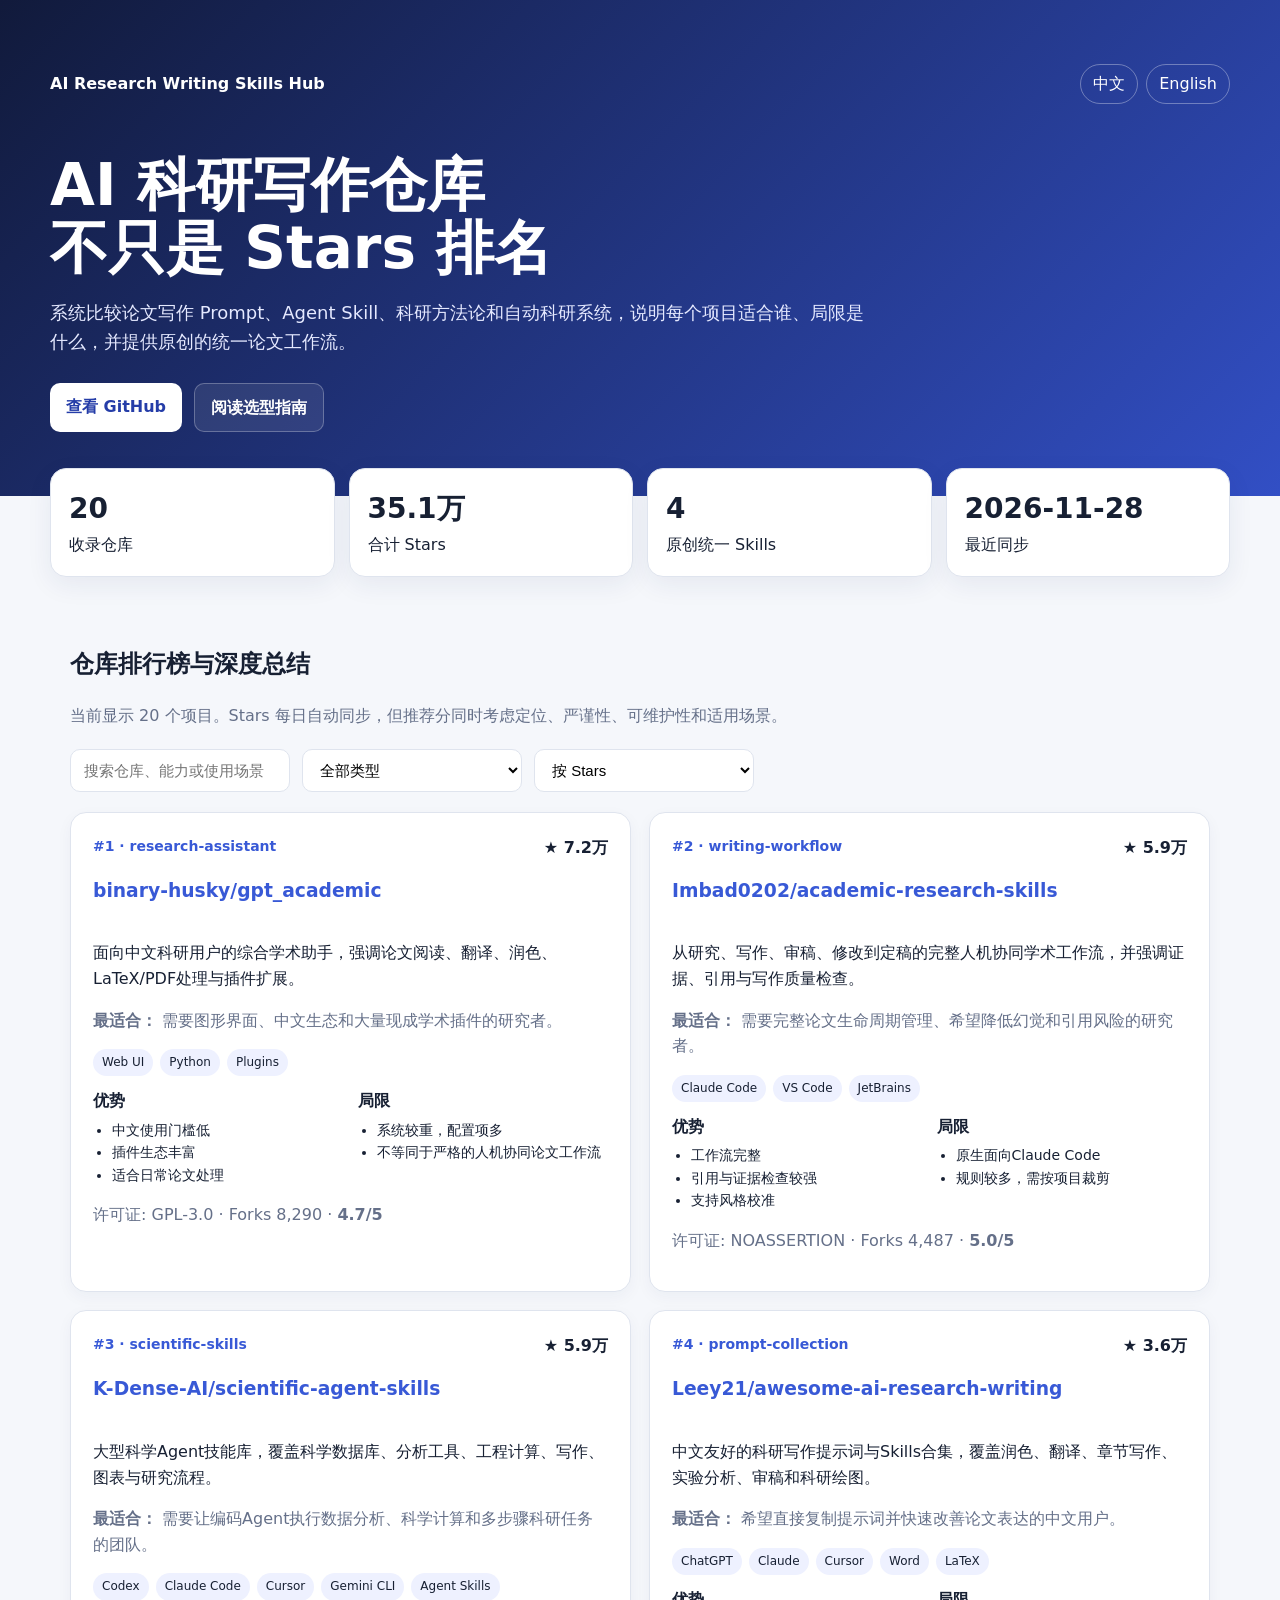
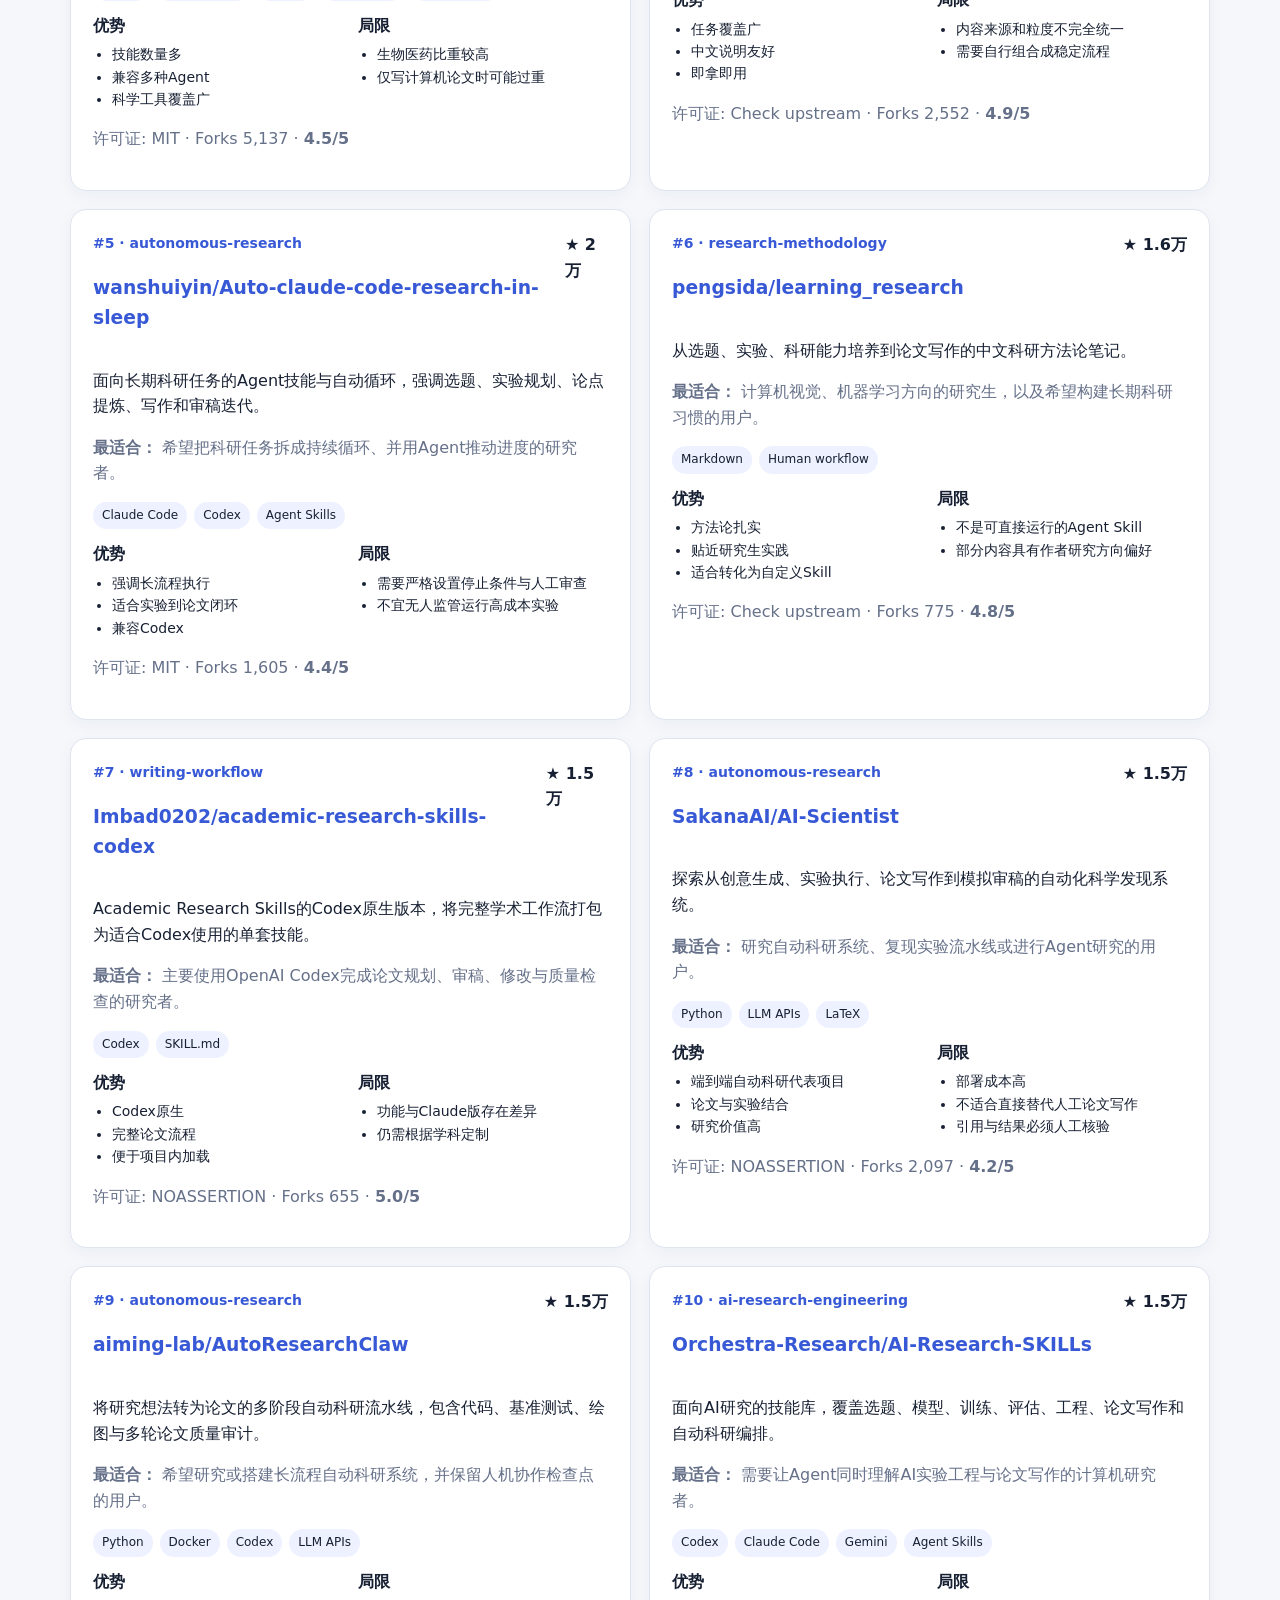
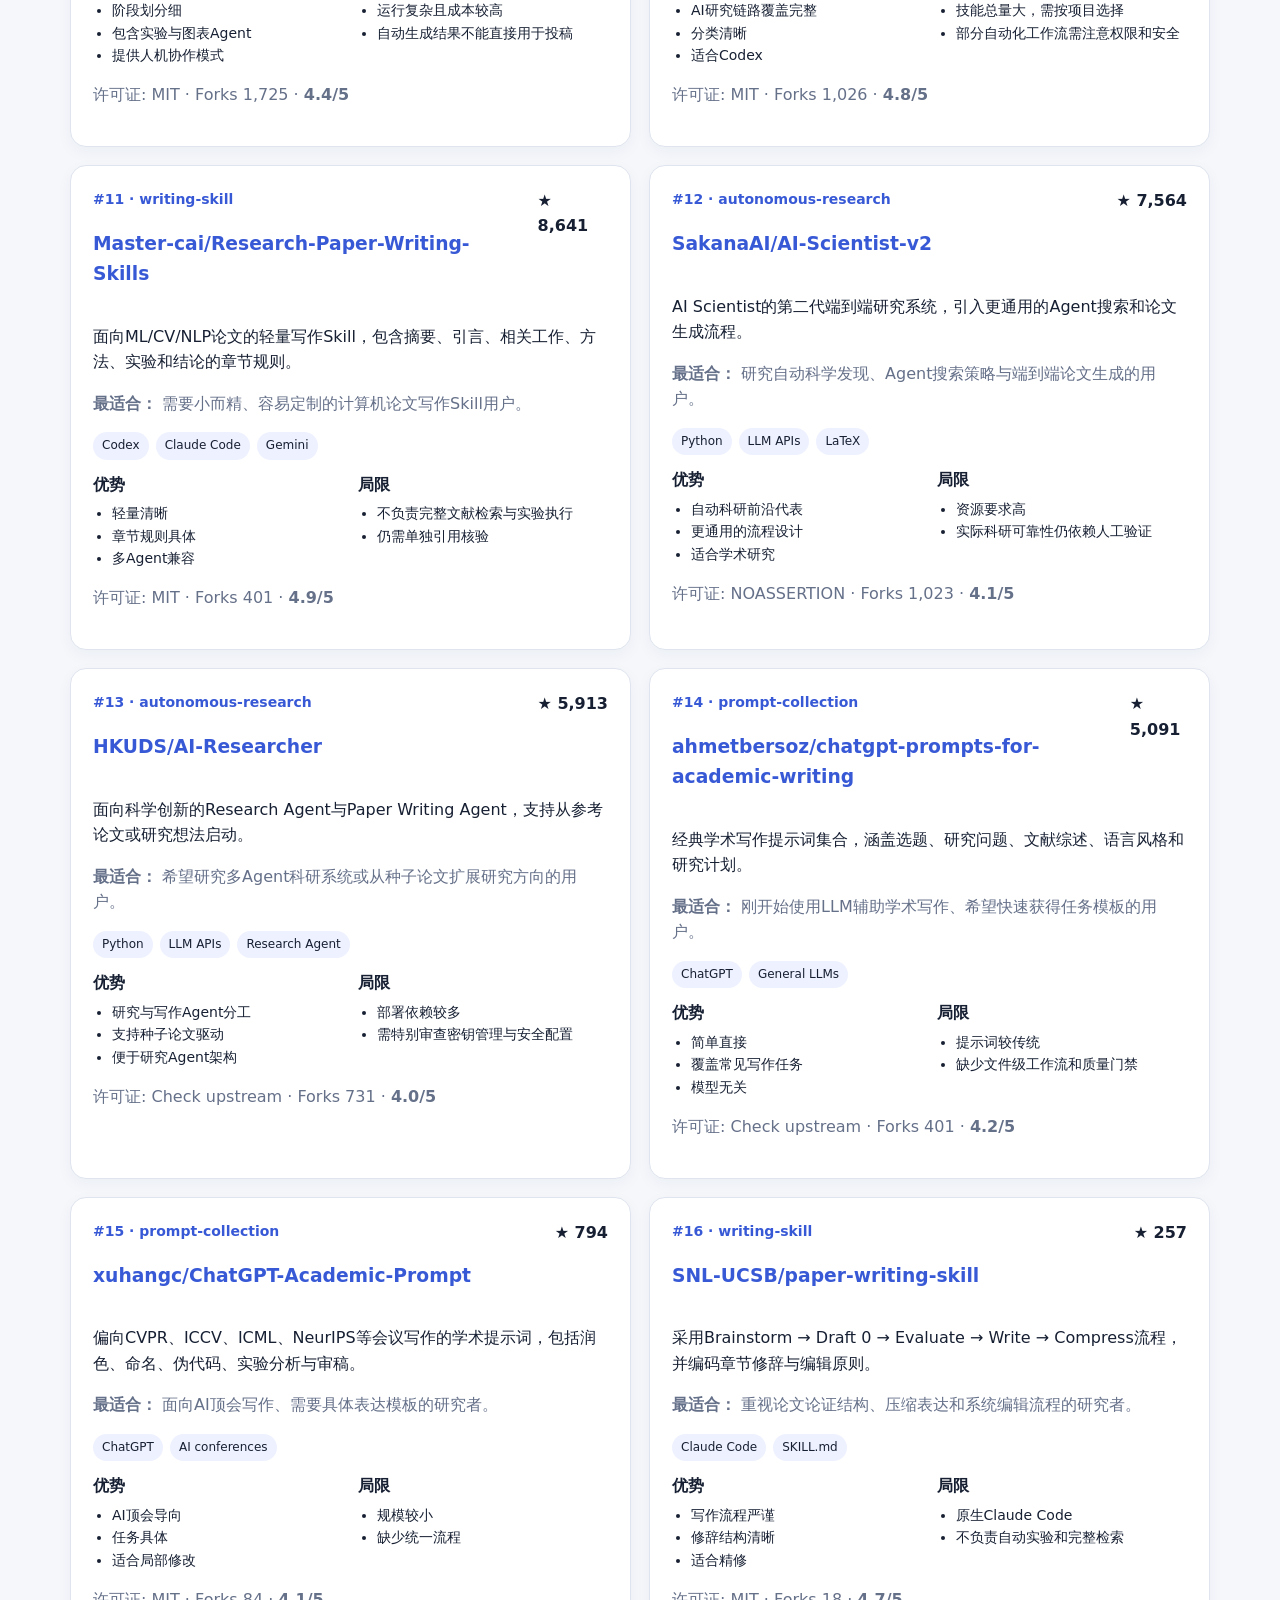
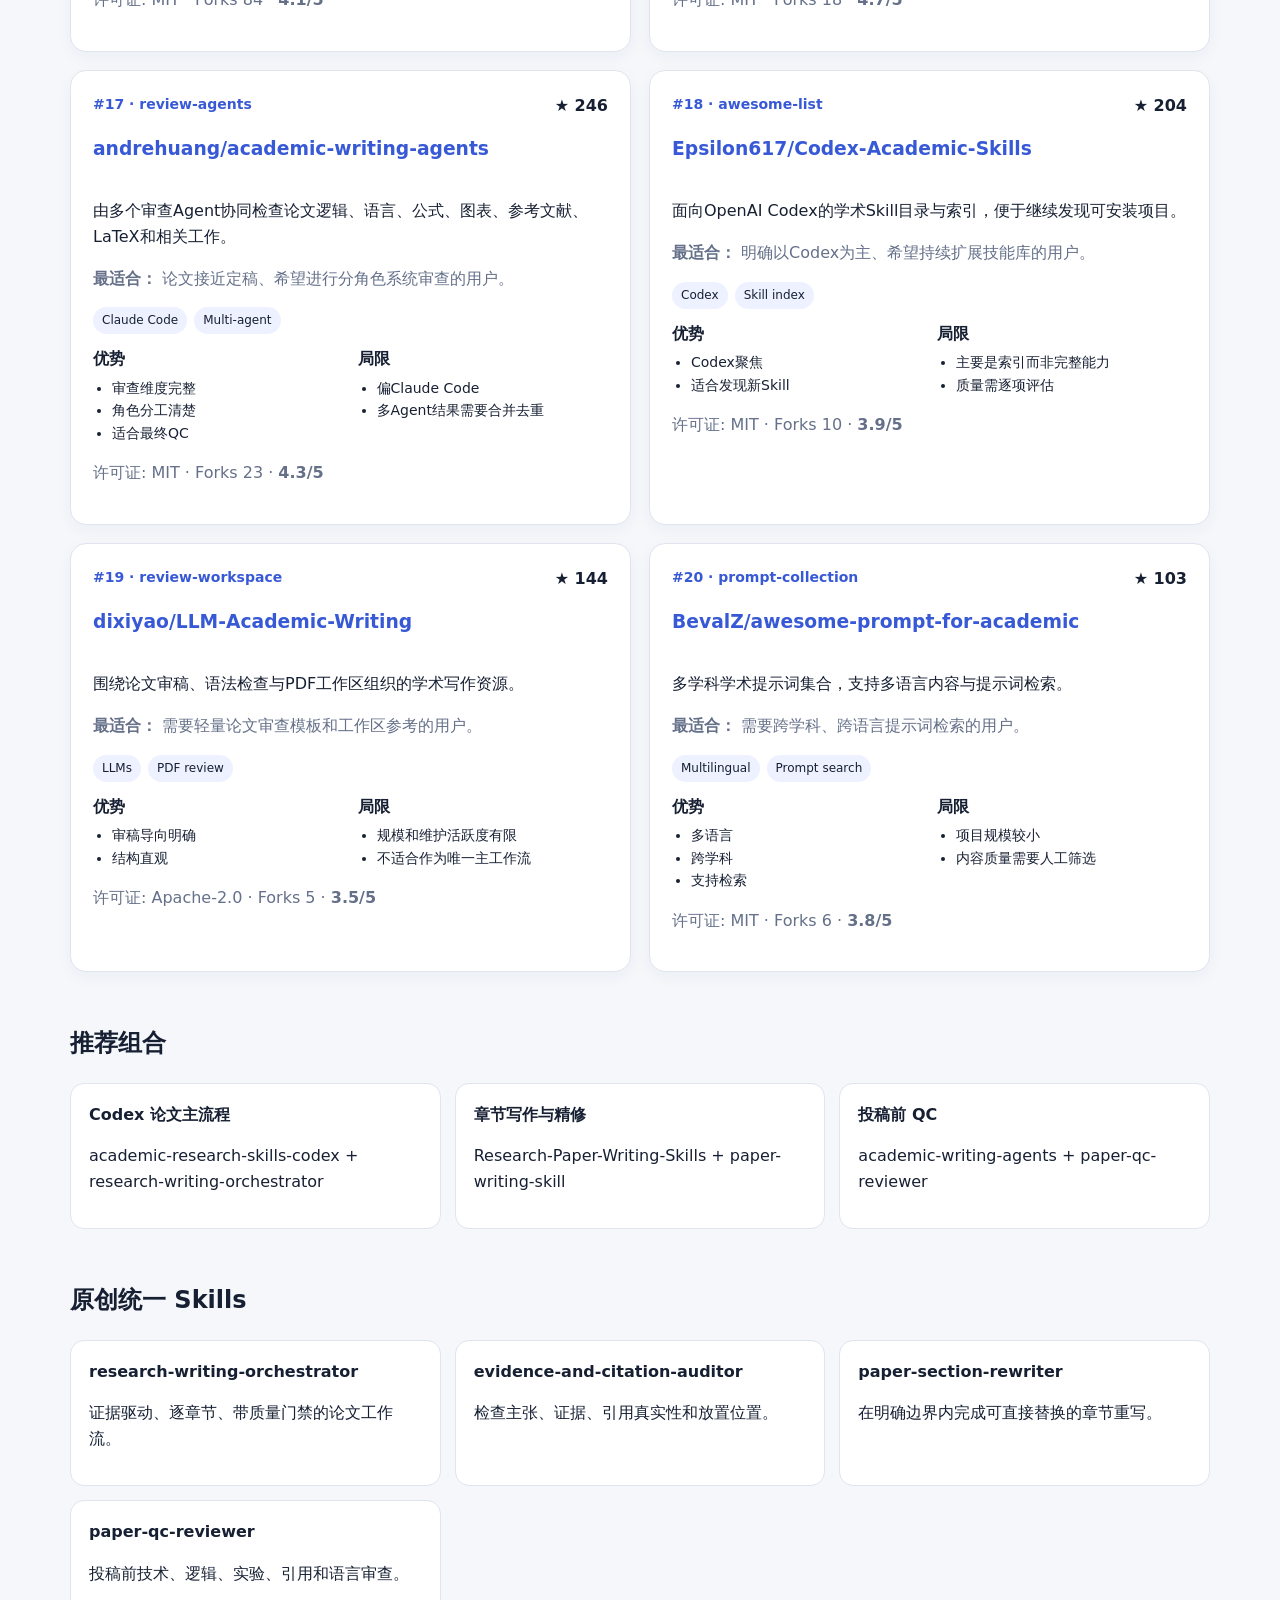
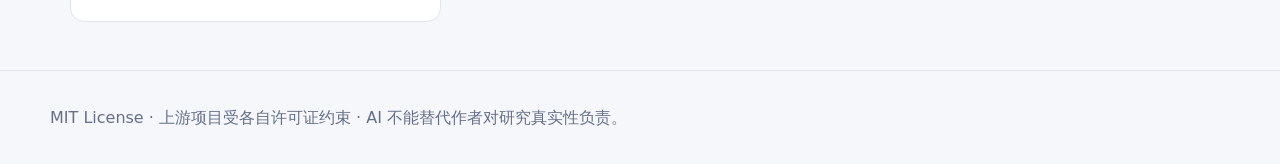
<file: index.html>
<!doctype html><html lang="zh-CN"><head><meta charset="utf-8"><meta name="viewport" content="width=device-width,initial-scale=1"><title>AI科研写作Skills导航</title><meta name="description" content="AI论文写作Prompt、Agent Skills与自动科研仓库的双语导航、对比和统一工作流。"><link rel="icon" href="data:,"><link rel="stylesheet" href="assets/style.css"></head><body><header class="hero"><div class="wrap"><div class="top"><strong>AI Research Writing Skills Hub</strong><nav class="lang"><a href="./">中文</a><a href="en/">English</a></nav></div><h1>AI 科研写作仓库<br>不只是 Stars 排名</h1><p>系统比较论文写作 Prompt、Agent Skill、科研方法论和自动科研系统，说明每个项目适合谁、局限是什么，并提供原创的统一论文工作流。</p><div class="actions"><a class="btn" href="https://github.com/Zejun-W/AI-Research-Writing-Skills-Hub">查看 GitHub</a><a class="btn secondary" href="docs/selection-guide.md">阅读选型指南</a></div></div></header><div class="wrap summary"><div class="stat"><b id="total">—</b>收录仓库</div><div class="stat"><b id="starsTotal">—</b>合计 Stars</div><div class="stat"><b id="skillsTotal">4</b>原创统一 Skills</div><div class="stat"><b id="updated">—</b>最近同步</div></div><main class="wrap main"><section><h2>仓库排行榜与深度总结</h2><p class="muted">当前显示 <span id="count">0</span> 个项目。Stars 每日自动同步，但推荐分同时考虑定位、严谨性、可维护性和适用场景。</p><div class="controls"><input id="search" placeholder="搜索仓库、能力或使用场景"><select id="category"></select><select id="sort"><option value="stars">按 Stars</option><option value="score">按推荐分</option><option value="updated">按更新时间</option></select></div><div id="cards" class="grid"></div></section><section class="section"><h2>推荐组合</h2><div class="workflow"><div class="step"><b>Codex 论文主流程</b><p>academic-research-skills-codex + research-writing-orchestrator</p></div><div class="step"><b>章节写作与精修</b><p>Research-Paper-Writing-Skills + paper-writing-skill</p></div><div class="step"><b>投稿前 QC</b><p>academic-writing-agents + paper-qc-reviewer</p></div></div></section><section class="section"><h2>原创统一 Skills</h2><div class="workflow"><div class="step"><b class="skill-name">research-writing-orchestrator</b><p>证据驱动、逐章节、带质量门禁的论文工作流。</p></div><div class="step"><b class="skill-name">evidence-and-citation-auditor</b><p>检查主张、证据、引用真实性和放置位置。</p></div><div class="step"><b class="skill-name">paper-section-rewriter</b><p>在明确边界内完成可直接替换的章节重写。</p></div><div class="step"><b class="skill-name">paper-qc-reviewer</b><p>投稿前技术、逻辑、实验、引用和语言审查。</p></div></div></section></main><footer class="footer"><div class="wrap">MIT License · 上游项目受各自许可证约束 · AI 不能替代作者对研究真实性负责。</div></footer><script src="assets/app.js"></script></body></html>
</file>
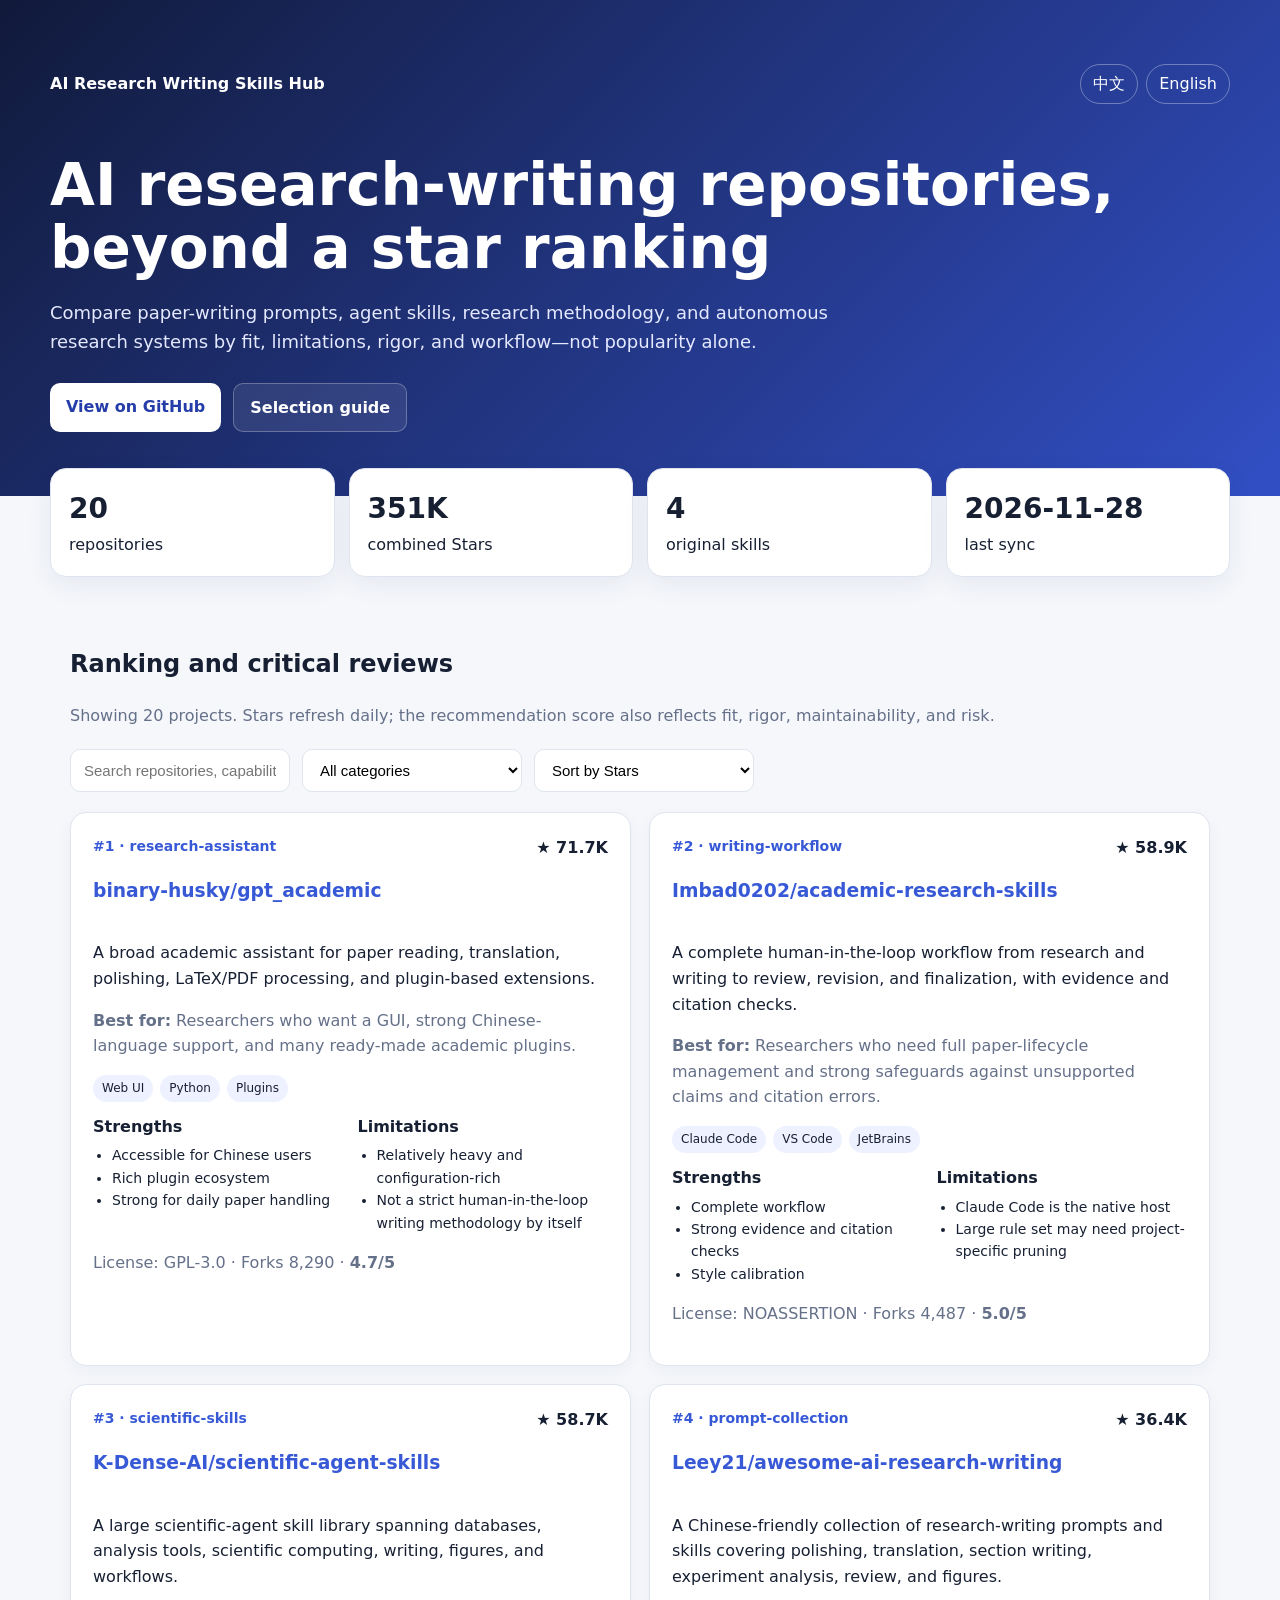
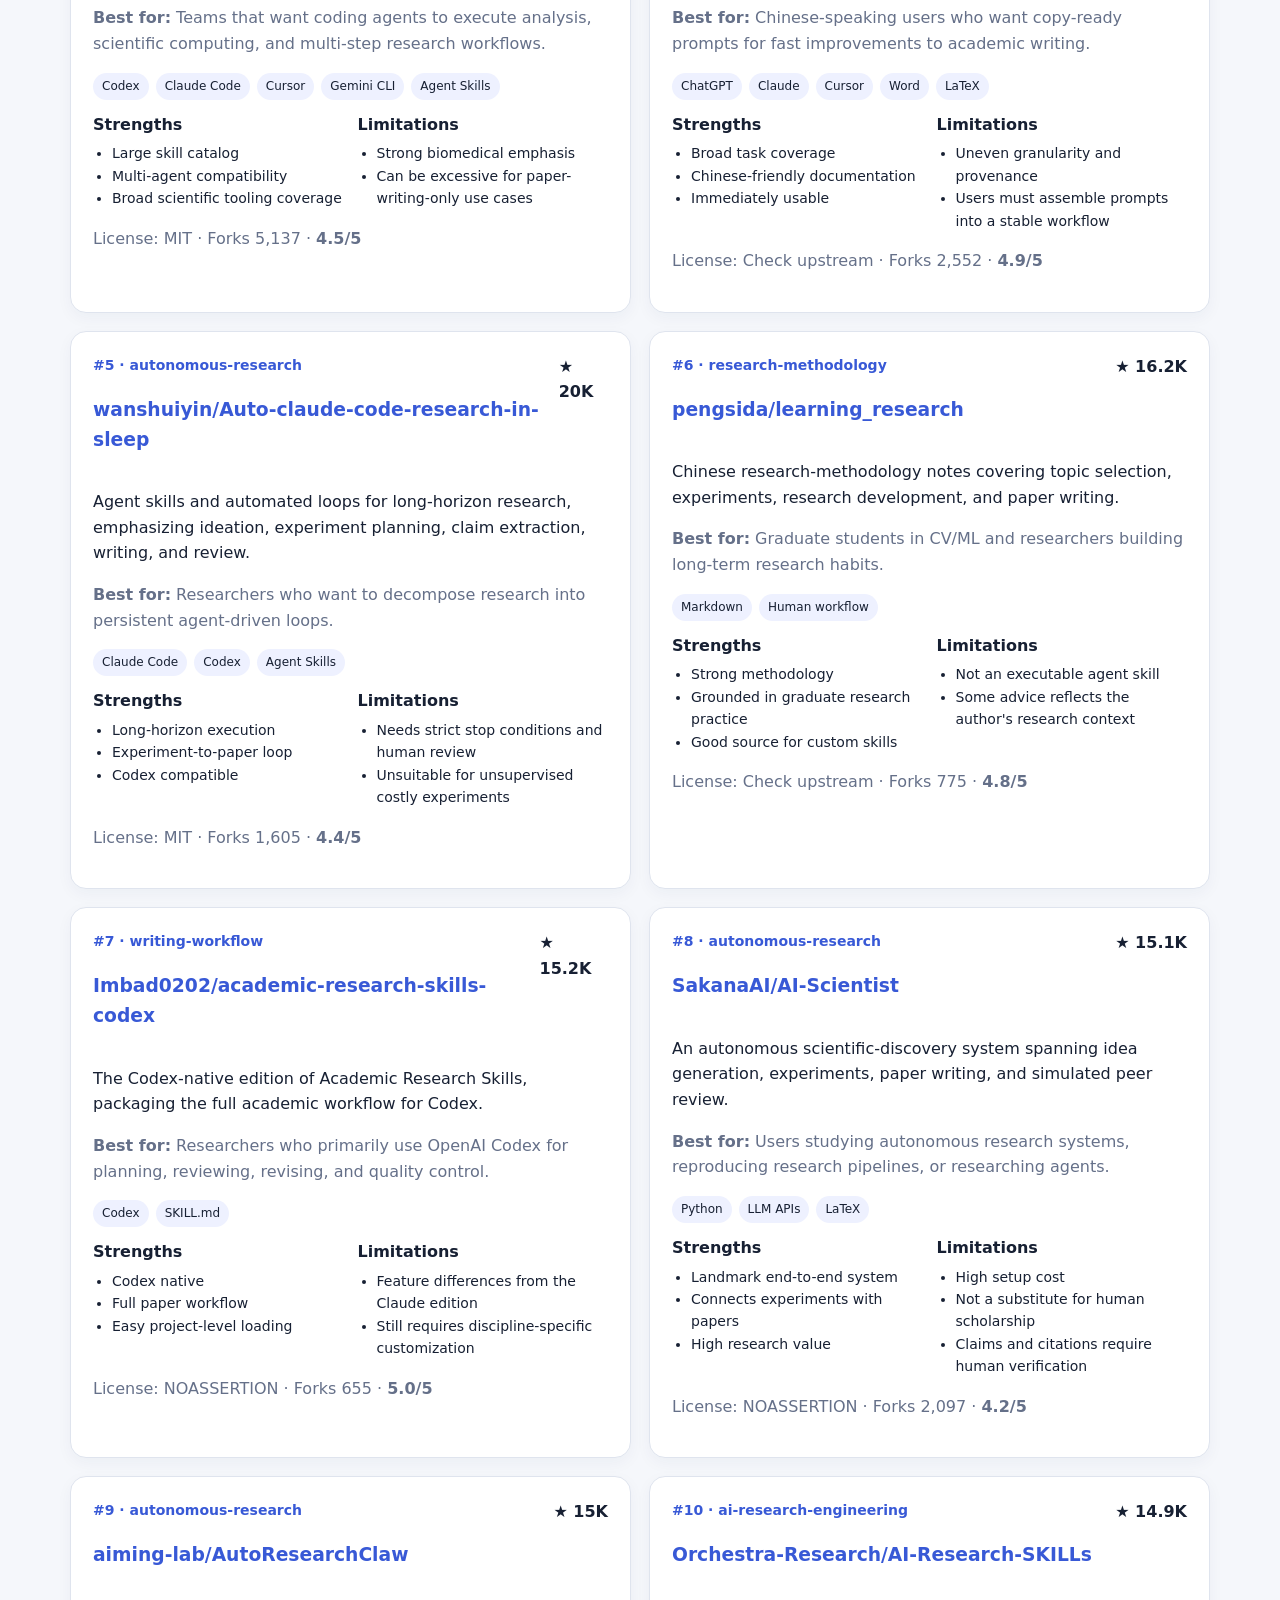
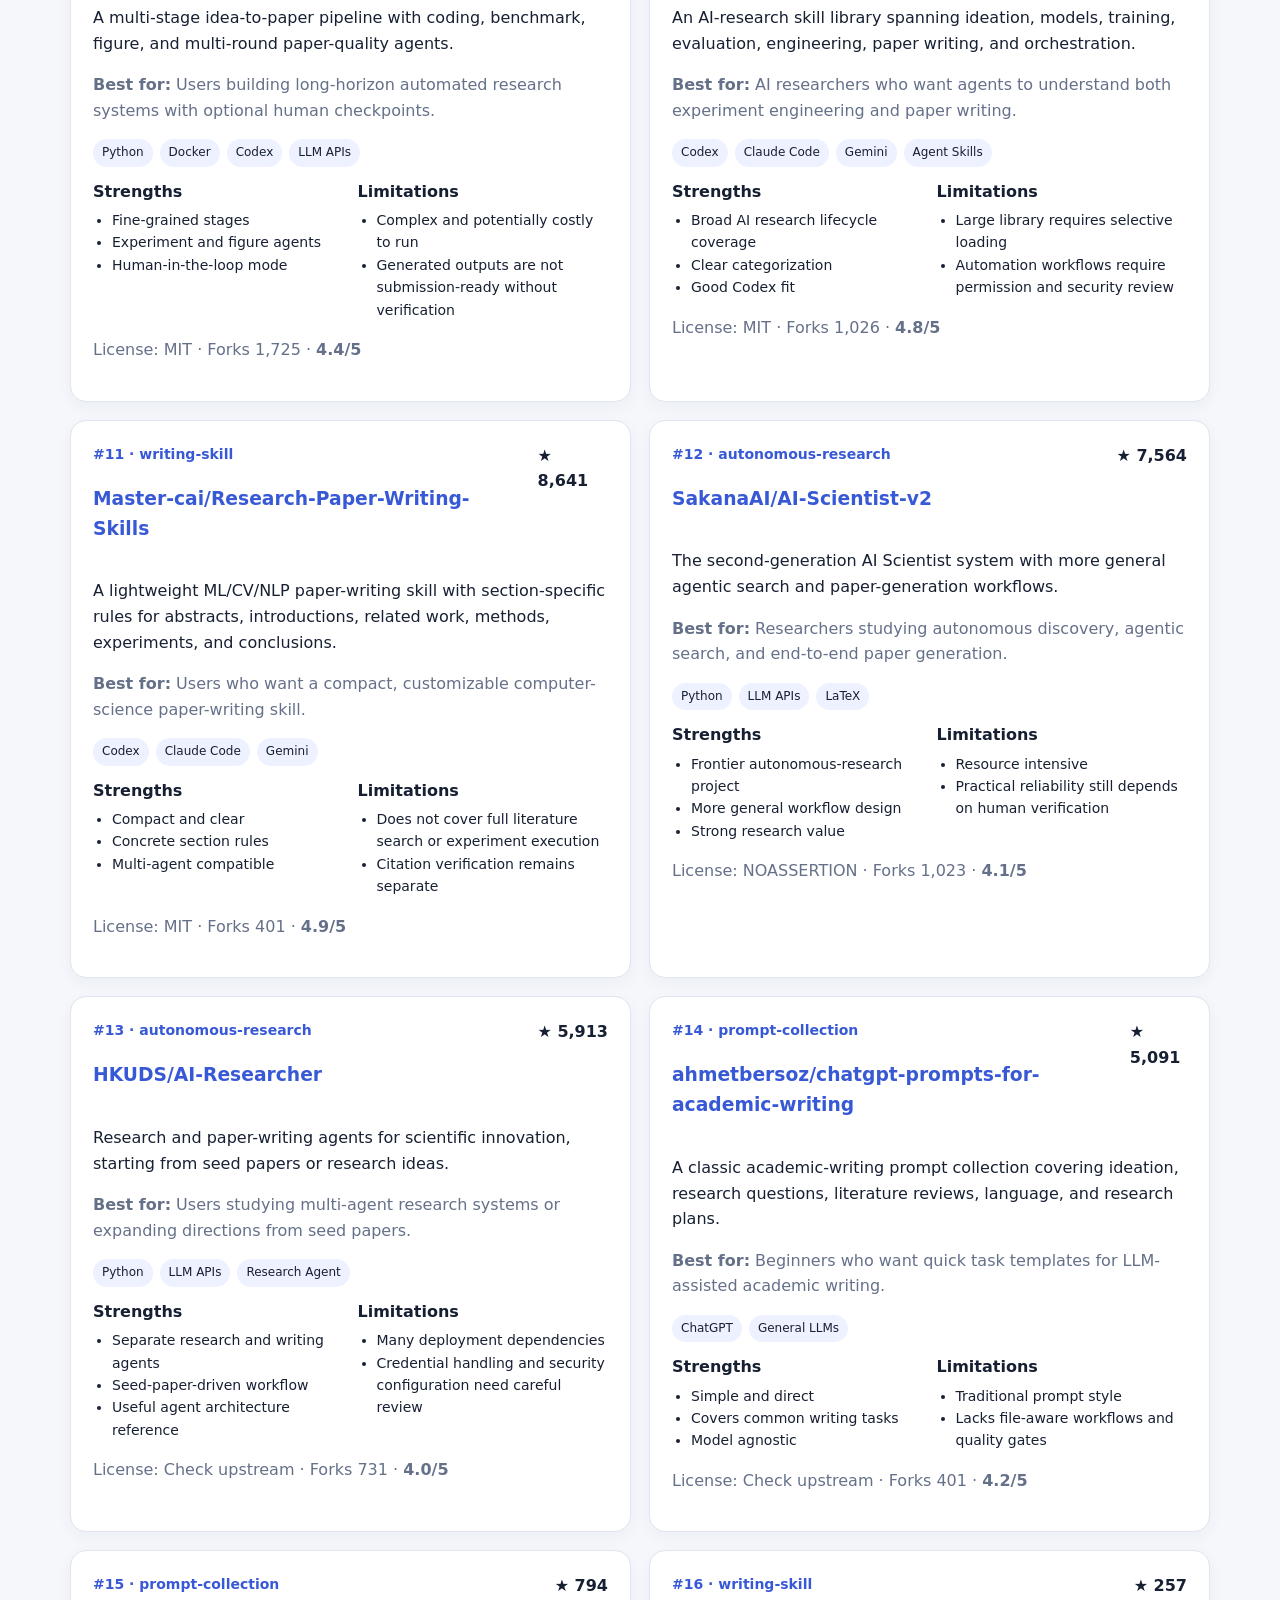
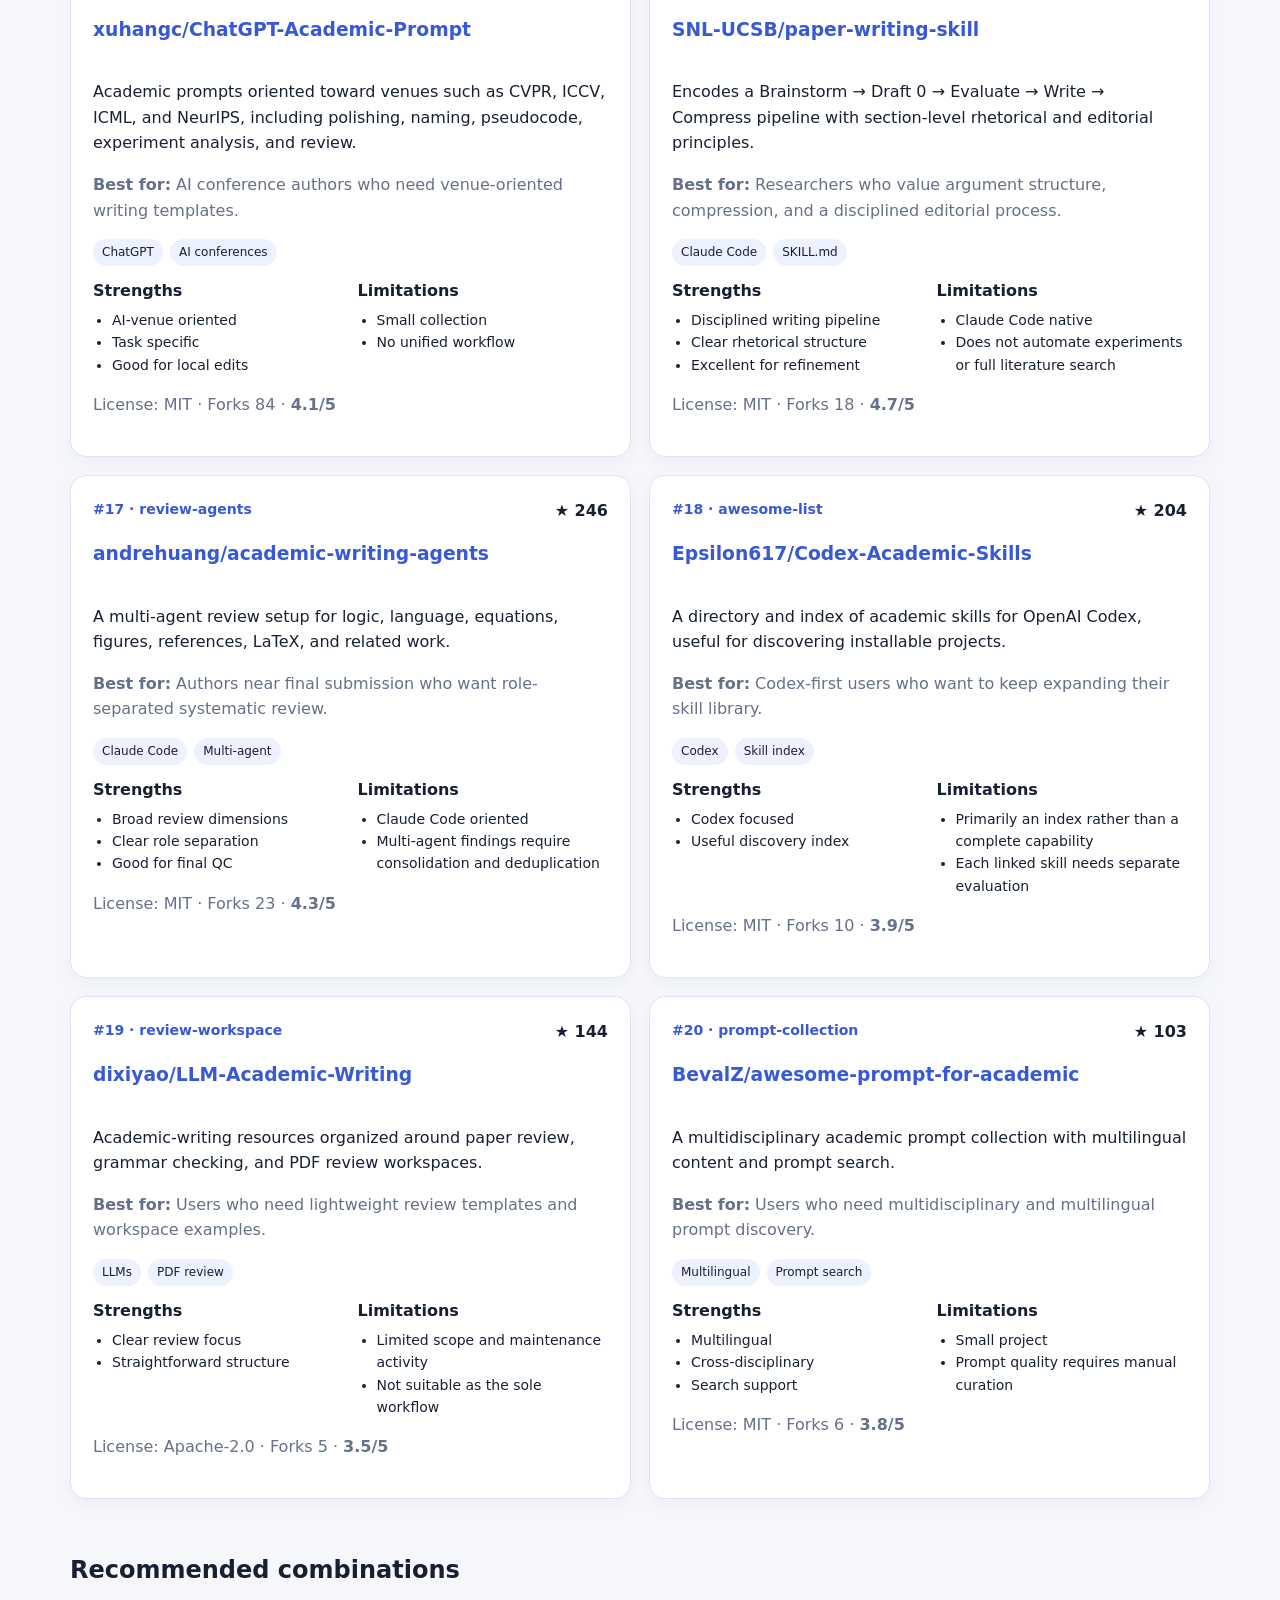
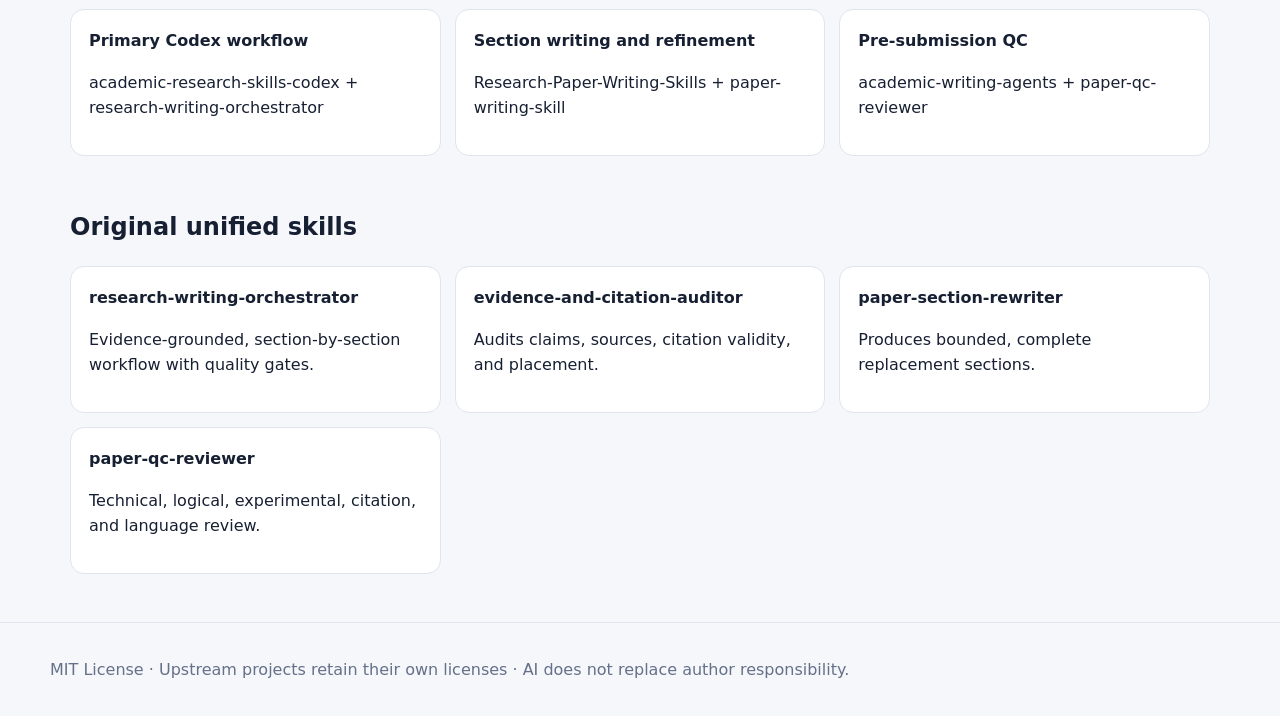
<file: en/index.html>
<!doctype html><html lang="en"><head><meta charset="utf-8"><meta name="viewport" content="width=device-width,initial-scale=1"><title>AI Research Writing Skills Hub</title><meta name="description" content="A bilingual directory and critical comparison of AI paper-writing prompts, agent skills, and autonomous research repositories."><link rel="icon" href="data:,"><link rel="stylesheet" href="../assets/style.css"></head><body><header class="hero"><div class="wrap"><div class="top"><strong>AI Research Writing Skills Hub</strong><nav class="lang"><a href="../">中文</a><a href="./">English</a></nav></div><h1>AI research-writing repositories,<br>beyond a star ranking</h1><p>Compare paper-writing prompts, agent skills, research methodology, and autonomous research systems by fit, limitations, rigor, and workflow—not popularity alone.</p><div class="actions"><a class="btn" href="https://github.com/Zejun-W/AI-Research-Writing-Skills-Hub">View on GitHub</a><a class="btn secondary" href="../docs/selection-guide.md">Selection guide</a></div></div></header><div class="wrap summary"><div class="stat"><b id="total">—</b>repositories</div><div class="stat"><b id="starsTotal">—</b>combined Stars</div><div class="stat"><b id="skillsTotal">4</b>original skills</div><div class="stat"><b id="updated">—</b>last sync</div></div><main class="wrap main"><section><h2>Ranking and critical reviews</h2><p class="muted">Showing <span id="count">0</span> projects. Stars refresh daily; the recommendation score also reflects fit, rigor, maintainability, and risk.</p><div class="controls"><input id="search" placeholder="Search repositories, capabilities, or use cases"><select id="category"></select><select id="sort"><option value="stars">Sort by Stars</option><option value="score">Sort by score</option><option value="updated">Sort by update date</option></select></div><div id="cards" class="grid"></div></section><section class="section"><h2>Recommended combinations</h2><div class="workflow"><div class="step"><b>Primary Codex workflow</b><p>academic-research-skills-codex + research-writing-orchestrator</p></div><div class="step"><b>Section writing and refinement</b><p>Research-Paper-Writing-Skills + paper-writing-skill</p></div><div class="step"><b>Pre-submission QC</b><p>academic-writing-agents + paper-qc-reviewer</p></div></div></section><section class="section"><h2>Original unified skills</h2><div class="workflow"><div class="step"><b class="skill-name">research-writing-orchestrator</b><p>Evidence-grounded, section-by-section workflow with quality gates.</p></div><div class="step"><b class="skill-name">evidence-and-citation-auditor</b><p>Audits claims, sources, citation validity, and placement.</p></div><div class="step"><b class="skill-name">paper-section-rewriter</b><p>Produces bounded, complete replacement sections.</p></div><div class="step"><b class="skill-name">paper-qc-reviewer</b><p>Technical, logical, experimental, citation, and language review.</p></div></div></section></main><footer class="footer"><div class="wrap">MIT License · Upstream projects retain their own licenses · AI does not replace author responsibility.</div></footer><script src="../assets/app.js"></script></body></html>
</file>
<file: assets/style.css>
:root{--bg:#f5f7fb;--card:#fff;--text:#172033;--muted:#657089;--line:#dfe4ee;--brand:#3859d6;--brand2:#6c7ff2;--tag:#eef1ff}*{box-sizing:border-box}body{margin:0;font-family:Inter,ui-sans-serif,system-ui,-apple-system,BlinkMacSystemFont,"Segoe UI","Microsoft YaHei",sans-serif;background:var(--bg);color:var(--text);line-height:1.6}a{color:var(--brand);text-decoration:none}a:hover{text-decoration:underline}.hero{background:linear-gradient(135deg,#111a3b,#324fc5);color:white;padding:64px 20px}.wrap{max-width:1180px;margin:auto}.top{display:flex;justify-content:space-between;gap:20px;align-items:center}.lang{display:inline-flex;gap:8px}.lang a{color:white;border:1px solid #ffffff55;border-radius:999px;padding:6px 12px}.hero h1{font-size:clamp(32px,5vw,58px);line-height:1.1;margin:50px 0 16px}.hero p{max-width:820px;color:#e5e9ff;font-size:18px}.actions{display:flex;gap:12px;flex-wrap:wrap;margin-top:26px}.btn{display:inline-block;border-radius:10px;padding:11px 16px;background:white;color:#253da8;font-weight:700}.btn.secondary{background:#ffffff16;color:white;border:1px solid #ffffff44}.summary{display:grid;grid-template-columns:repeat(4,1fr);gap:14px;margin-top:-28px}.stat{background:var(--card);border:1px solid var(--line);border-radius:16px;padding:18px;box-shadow:0 8px 26px #1b2b6912}.stat b{font-size:28px;display:block}.main{padding:48px 20px}.controls{display:flex;gap:12px;flex-wrap:wrap;margin:20px 0}.controls input,.controls select{padding:11px 13px;border:1px solid var(--line);border-radius:10px;background:white;min-width:220px;font-size:15px}.grid{display:grid;grid-template-columns:repeat(2,1fr);gap:18px}.card{background:var(--card);border:1px solid var(--line);border-radius:16px;padding:22px;box-shadow:0 5px 16px #1d2b5c0b}.cardhead{display:flex;justify-content:space-between;gap:12px}.rank{font-weight:800;color:var(--brand);font-size:14px}.stars{font-weight:800}.meta,.muted{color:var(--muted)}.tags{display:flex;gap:7px;flex-wrap:wrap;margin:12px 0}.tag{font-size:12px;background:var(--tag);border-radius:999px;padding:4px 9px}.proscons{display:grid;grid-template-columns:1fr 1fr;gap:14px;margin-top:12px}.proscons h4{margin:0 0 5px}.proscons ul{margin:0;padding-left:19px;font-size:14px}.score{font-weight:800}.section{margin-top:52px}.workflow{display:grid;grid-template-columns:repeat(3,1fr);gap:14px}.step{background:white;border:1px solid var(--line);border-radius:14px;padding:18px}.footer{padding:34px 20px;border-top:1px solid var(--line);color:var(--muted)}@media(max-width:850px){.summary,.workflow{grid-template-columns:repeat(2,1fr)}.grid{grid-template-columns:1fr}}@media(max-width:520px){.summary,.workflow{grid-template-columns:1fr}.top{align-items:flex-start;flex-direction:column}.hero{padding-top:28px}.controls input,.controls select{width:100%}.proscons{grid-template-columns:1fr}}
</file>
